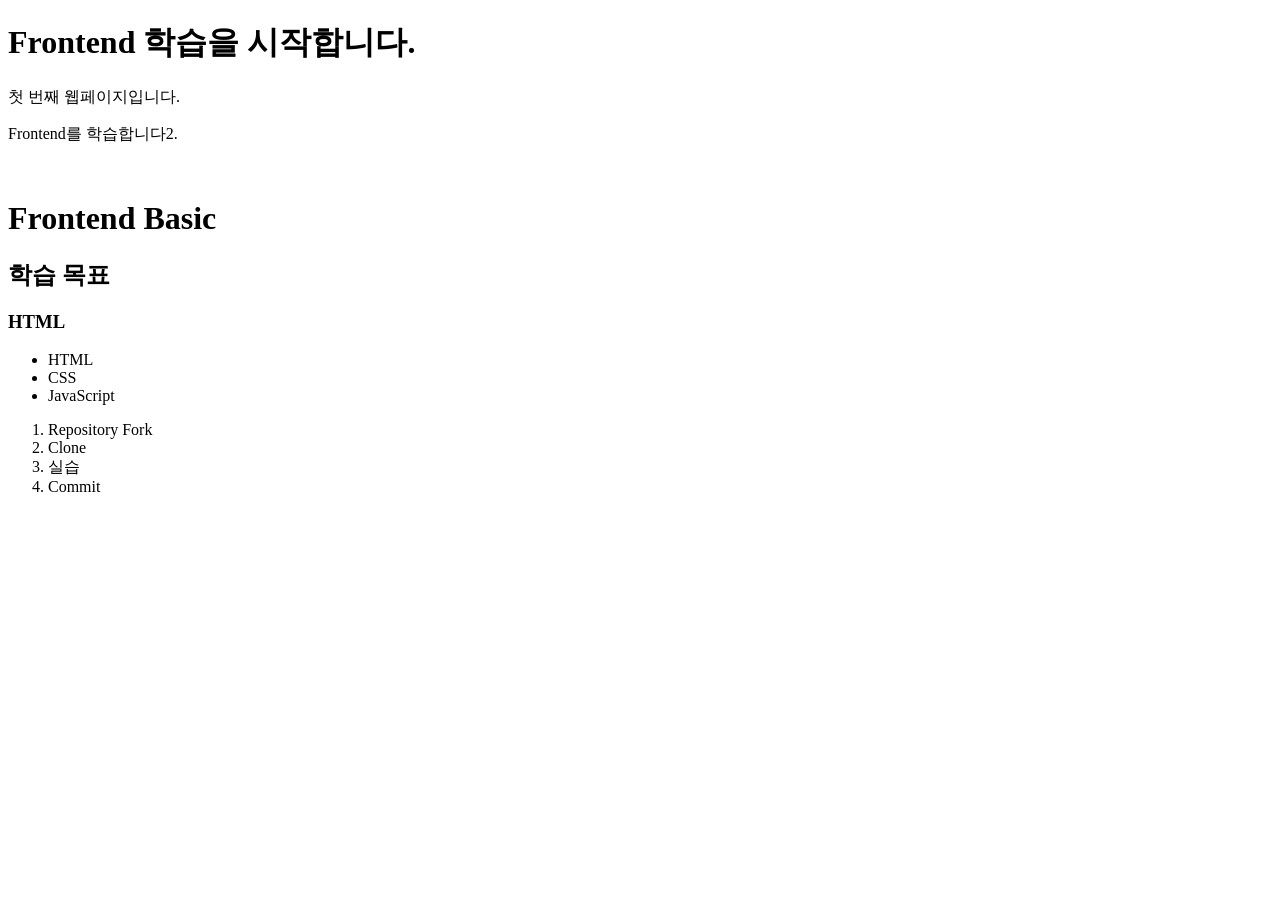
<file: practice/phase01/chapter01/index.html>
<!DOCTYPE html>

<html lang="ko">
<head>
    <meta charset="UTF-8">
    <meta name="viewport" content="width=device-width, initial-scale=1.0">
    <title>Frontend 첫 실습</title>
</head>

<body>
    <h1>Frontend 학습을 시작합니다.</h1>
    <p>첫 번째 웹페이지입니다.</p>
    <p class="description">Frontend를 학습합니다2.</p>
    <br>
    <h1>Frontend Basic</h1>
    <h2>학습 목표</h2>
    <h3>HTML</h3>

    <ul>
        <li>HTML</li>
        <li>CSS</li>
        <li>JavaScript</li>
    </ul>

    <ol>
        <li>Repository Fork</li>
        <li>Clone</li>
        <li>실습</li>
        <li>Commit</li>
    </ol>
</body>
</html>
</file>
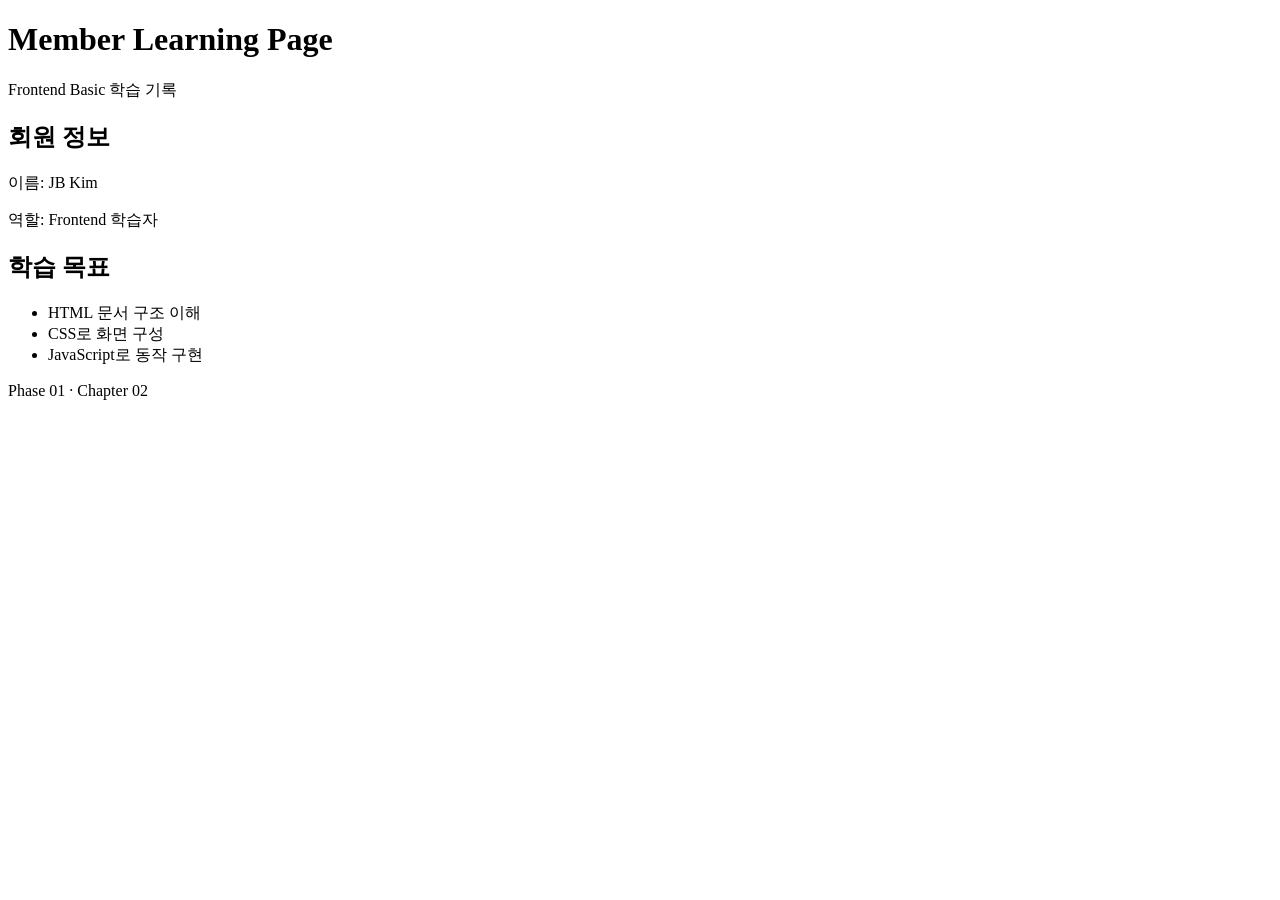
<file: practice/phase01/chapter02/index.html>
<!DOCTYPE html>
<html lang="ko">

<head>
    <meta charset="UTF-8">
    <title>Member Learning Page</title>
</head>

<body>
<header>
    <h1>Member Learning Page</h1>
    <p>Frontend Basic 학습 기록</p>
</header>
<main>
    <section>
        <h2>회원 정보</h2>
        <p>이름: JB Kim</p>
        <p>역할: Frontend 학습자</p>
    </section>
    <section>
        <h2>학습 목표</h2>
        <ul>
            <li>HTML 문서 구조 이해</li>
            <li>CSS로 화면 구성</li>
            <li>JavaScript로 동작 구현</li>
        </ul>
    </section>
</main>
<footer>
    <p>Phase 01 · Chapter 02</p>
</footer>
</body>
</html>
</file>
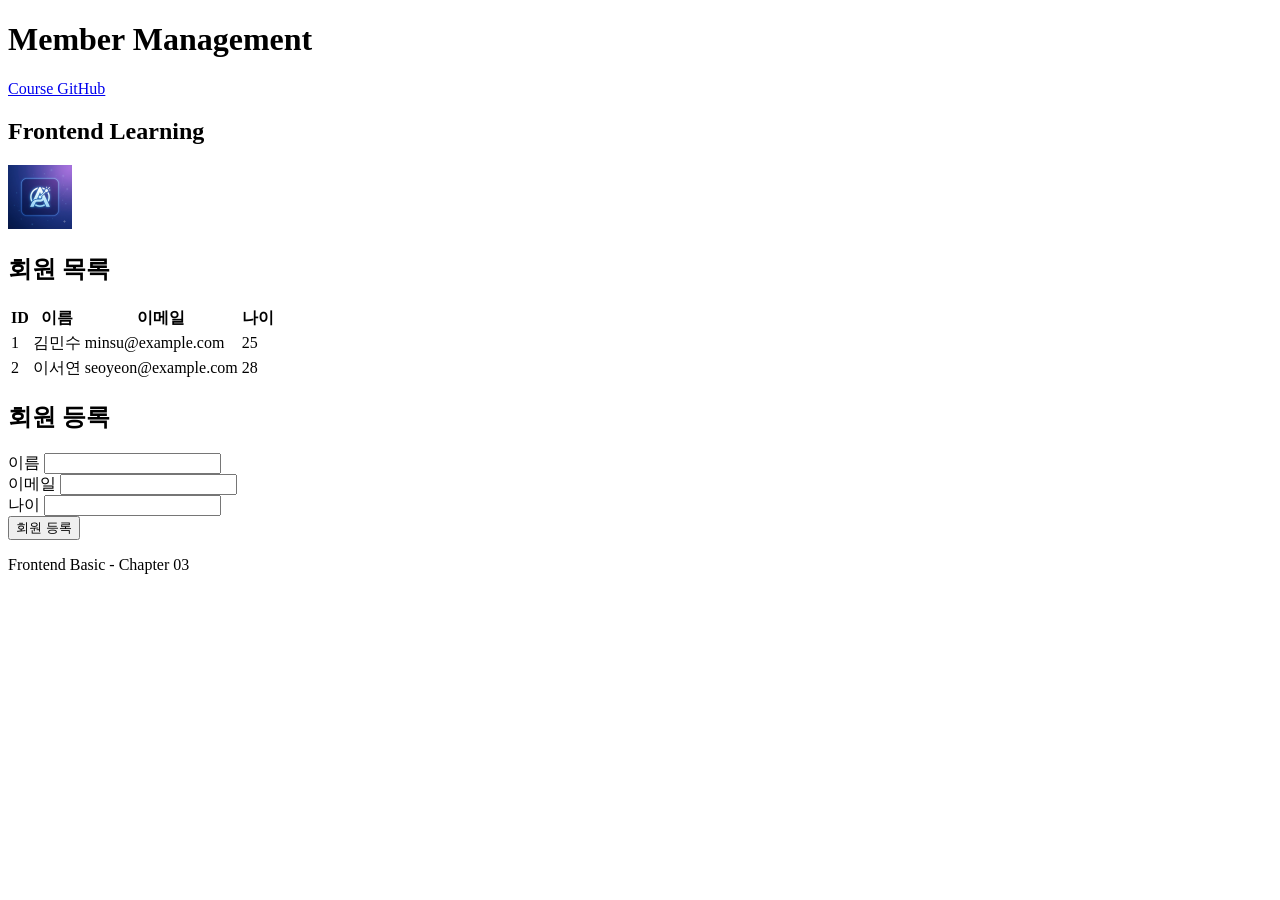
<file: practice/phase01/chapter03/index.html>
<!DOCTYPE html>
<html lang="ko">

<head>
    <meta charset="UTF-8">
    <meta name="viewport" content="width=device-width, initial-scale=1.0">
    <title>Member Management</title>
</head>

<body>
    <header>
        <h1>Member Management</h1>
        <nav>
            <a href="https://github.com/GilbertMoon/fullstack-web-course" target="_blank">
                Course GitHub
            </a>
        </nav>
    </header>

    <main>
        <section>
            <h2>Frontend Learning</h2>
            <img
                src="./images/profile.png"
                alt="Profile Image"
                width="64"
                height="64"
            >
        </section>
        <section>
            <h2>회원 목록</h2>
            <table>
                <thead>
                    <tr>
                        <th>ID</th>
                        <th>이름</th>
                        <th>이메일</th>
                        <th>나이</th>
                    </tr>
                </thead>

                <tbody>
                    <tr>
                        <td>1</td>
                        <td>김민수</td>
                        <td>minsu@example.com</td>
                        <td>25</td>
                    </tr>
                    <tr>
                        <td>2</td>
                        <td>이서연</td>
                        <td>seoyeon@example.com</td>
                        <td>28</td>
                    </tr>
                </tbody>
            </table>
        </section>

        <section>
            <h2>회원 등록</h2>
            <form>
                <div>
                    <label for="name">이름</label>
                    <input id="name" name="name" type="text" required>
                </div>
                <div>
                    <label for="email">이메일</label>
                    <input id="email" name="email" type="email" required>
                </div>
                <div>
                    <label for="age">나이</label>
                    <input id="age" name="age" type="number" min="1">
                </div>
                <button type="submit">회원 등록</button>
            </form>
        </section>
    </main>

    <footer>
        <p>Frontend Basic - Chapter 03</p>
    </footer>
</body>
</html>
</file>
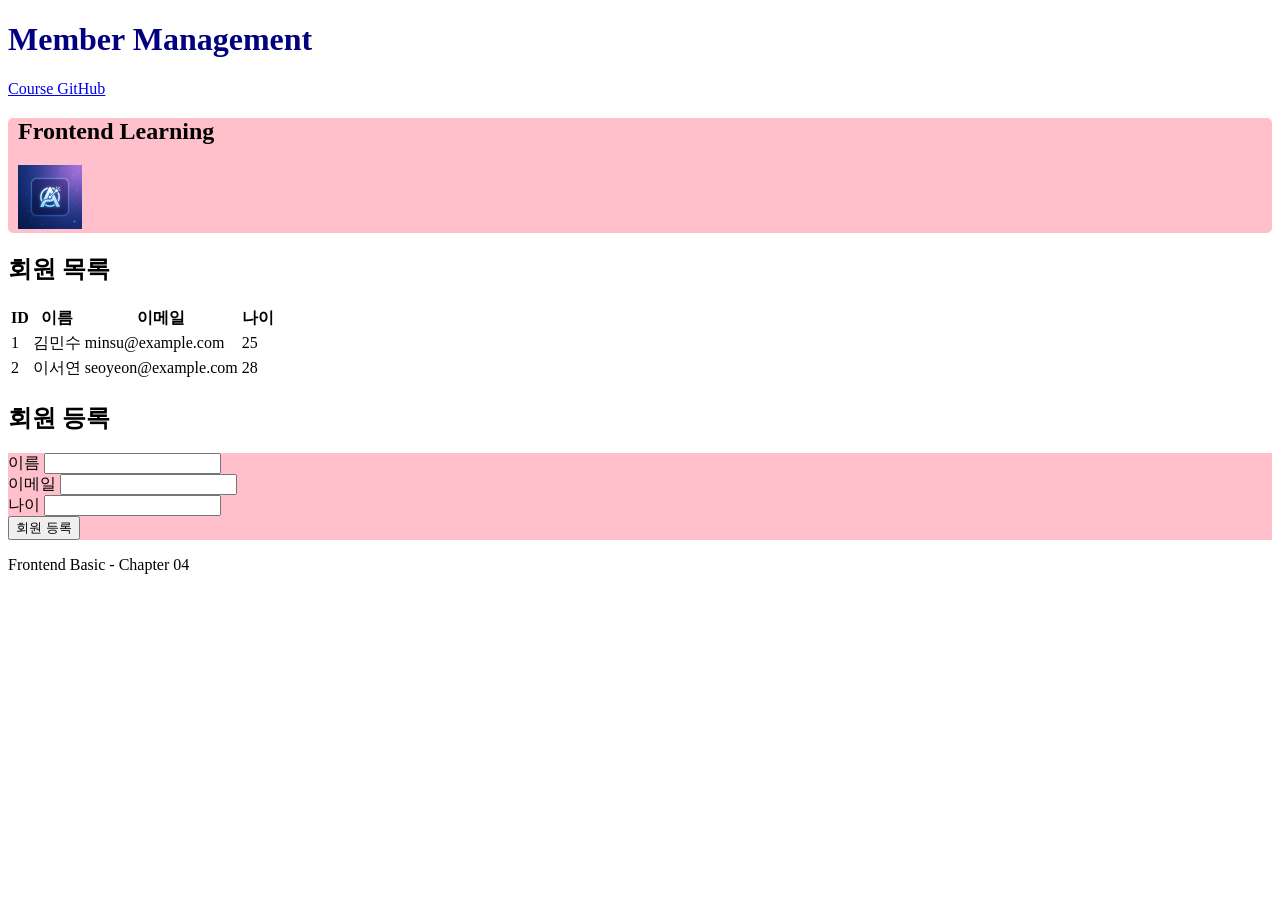
<file: practice/phase01/chapter04/index.html>
<!DOCTYPE html>
<html lang="ko">

<head>
    <meta charset="UTF-8">
    <meta name="viewport" content="width=device-width, initial-scale=1.0">
    <title>Member Management</title>
    <!-- style.css 연결 코드 -->
    <link rel="stylesheet" href="./style.css">
</head>

<body>
    <header>
        <h1>Member Management</h1>
        <nav>
            <a href="https://github.com/GilbertMoon/fullstack-web-course" target="_blank">
                Course GitHub
            </a>
        </nav>
    </header>

    <main>
        <section class="member-card">
            <h2>Frontend Learning</h2>
            <img
                src="./images/profile.png"
                alt="Profile Image"
                width="64"
                height="64"
            >
        </section>
        <section>
            <h2>회원 목록</h2>
            <table>
                <thead>
                    <tr>
                        <th>ID</th>
                        <th>이름</th>
                        <th>이메일</th>
                        <th>나이</th>
                    </tr>
                </thead>

                <tbody>
                    <tr>
                        <td>1</td>
                        <td>김민수</td>
                        <td>minsu@example.com</td>
                        <td>25</td>
                    </tr>
                    <tr>
                        <td>2</td>
                        <td>이서연</td>
                        <td>seoyeon@example.com</td>
                        <td>28</td>
                    </tr>
                </tbody>
            </table>
        </section>

        <section>
            <h2>회원 등록</h2>
            <form id="signup-form">
                <div>
                    <label for="name">이름</label>
                    <input id="name" name="name" type="text" required>
                </div>
                <div>
                    <label for="email">이메일</label>
                    <input id="email" name="email" type="email" required>
                </div>
                <div>
                    <label for="age">나이</label>
                    <input id="age" name="age" type="number" min="1">
                </div>
                <button type="submit">회원 등록</button>
            </form>
        </section>
    </main>

    <footer>
        <p>Frontend Basic - Chapter 04</p>
    </footer>
</body>
</html>
</file>
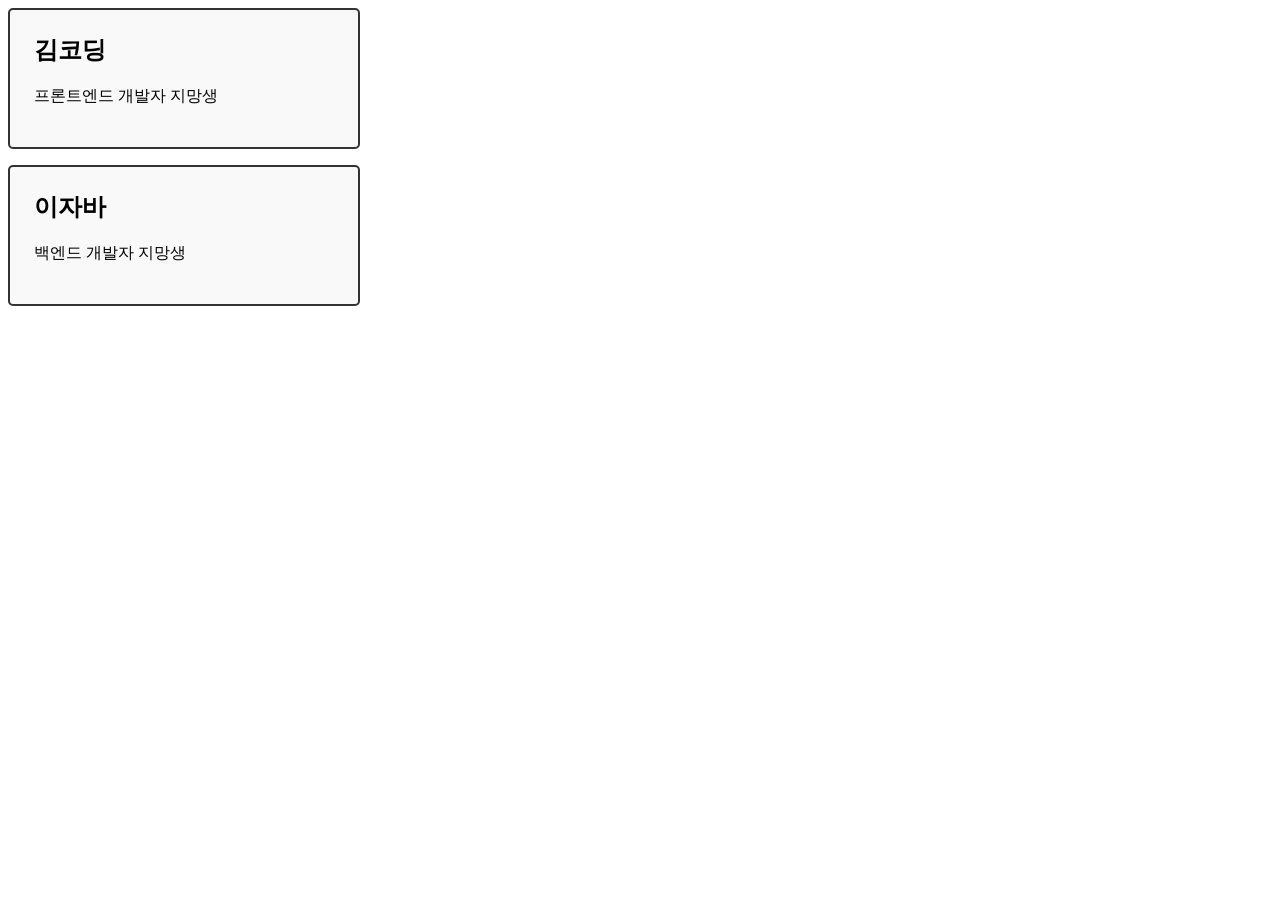
<file: practice/phase01/chapter05/index.html>
<!DOCTYPE html>
<html lang="ko">
<head>
    <meta charset="UTF-8">
    <meta name="viewport" content="width=device-width, initial-scale=1.0">
    <title>Box Model Practice</title>
    <!-- style.css 연결 -->
    <link rel="stylesheet" href="./style.css">
</head>
<body>
    <!-- 첫 번째 카드 -->
    <div class="member-card">
        <h2>김코딩</h2>
        <p>프론트엔드 개발자 지망생</p>
    </div>

    <!-- 두 번째 카드 -->
    <div class="member-card">
        <h2>이자바</h2>
        <p>백엔드 개발자 지망생</p>
    </div>
</body>
</html>
</file>
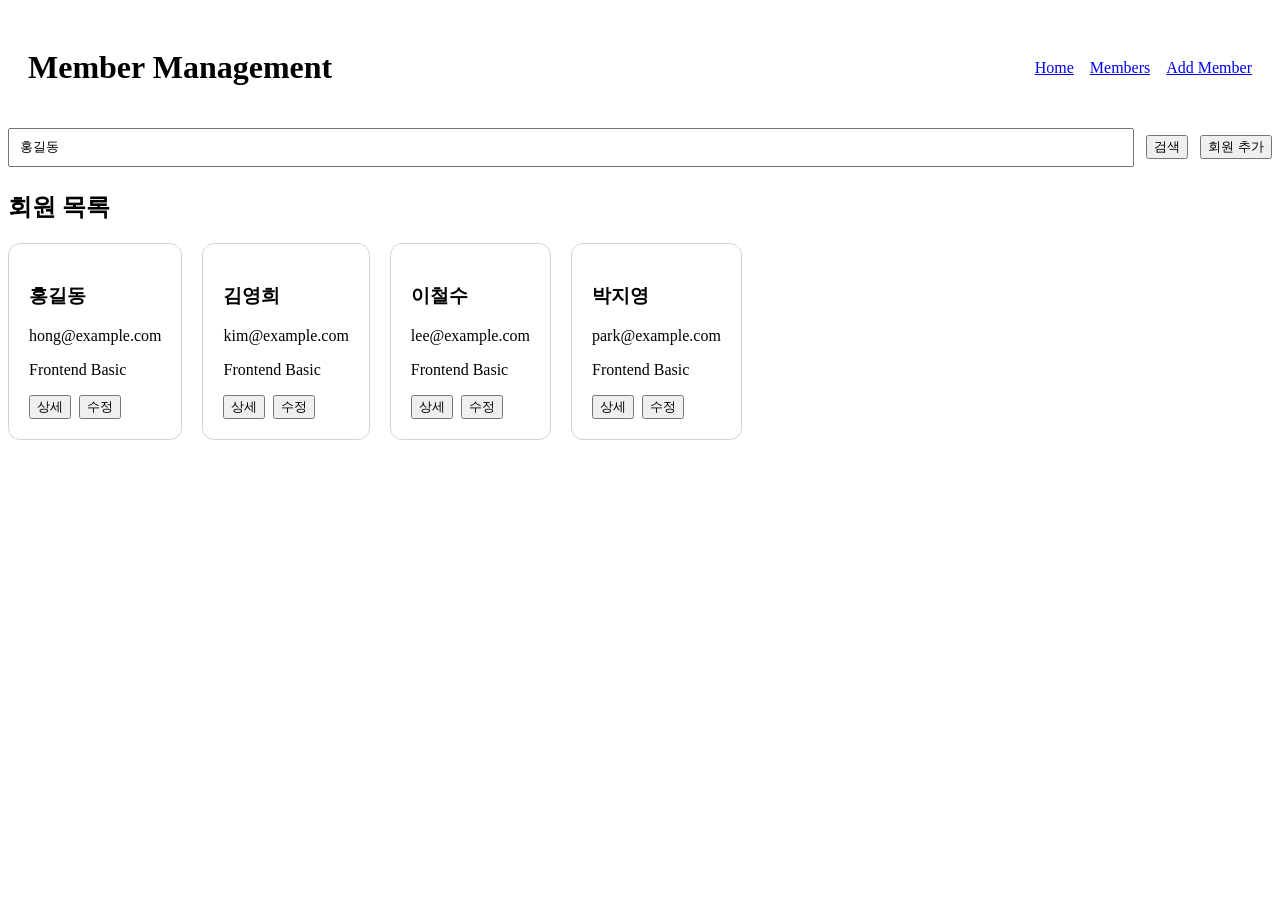
<file: practice/phase01/chapter06/index.html>
<!DOCTYPE html>
<html lang="ko">
<head>
    <meta charset="UTF-8">
    <meta name="viewport" content="width=device-width, initial-scale=1.0">
    <title>Box Model Practice</title>
    <!-- style.css 연결 -->
    <link rel="stylesheet" href="./style.css">
</head>
<body>
    <header class="site-header">
        <h1>Member Management</h1>
        <nav class="main-nav">
            <a href="#">Home</a>
            <a href="#members">Members</a>
            <a href="#register">Add Member</a>
        </nav>
    </header>

    <div class="toolbar">
        <input type="search" placeholder="회원 이름 검색" value="홍길동">
        <button type="button">검색</button>
        <button type="button">회원 추가</button>
    </div>

    <section id="members">
        <h2>회원 목록</h2>
        <div class="member-grid">
            <article class="member-card">
                <h3>홍길동</h3>
                <p>hong@example.com</p>
                <p>Frontend Basic</p>
                <div class="card-actions">
                    <button type="button">상세</button>
                    <button type="button">수정</button>
                </div>
            </article>
            <article class="member-card">
                <h3>김영희</h3>
                <p>kim@example.com</p>
                <p>Frontend Basic</p>
                <div class="card-actions">
                    <button type="button">상세</button>
                    <button type="button">수정</button>
                </div>
            </article>
            <article class="member-card">
                <h3>이철수</h3>
                <p>lee@example.com</p>
                <p>Frontend Basic</p>
                <div class="card-actions">
                    <button type="button">상세</button>
                    <button type="button">수정</button>
                </div>
            </article>
            <article class="member-card">
                <h3>박지영</h3>
                <p>park@example.com</p>
                <p>Frontend Basic</p>
                <div class="card-actions">
                    <button type="button">상세</button>
                    <button type="button">수정</button>
                </div>
            </article>
        </div>
    </section>
</body>
</html>
</file>
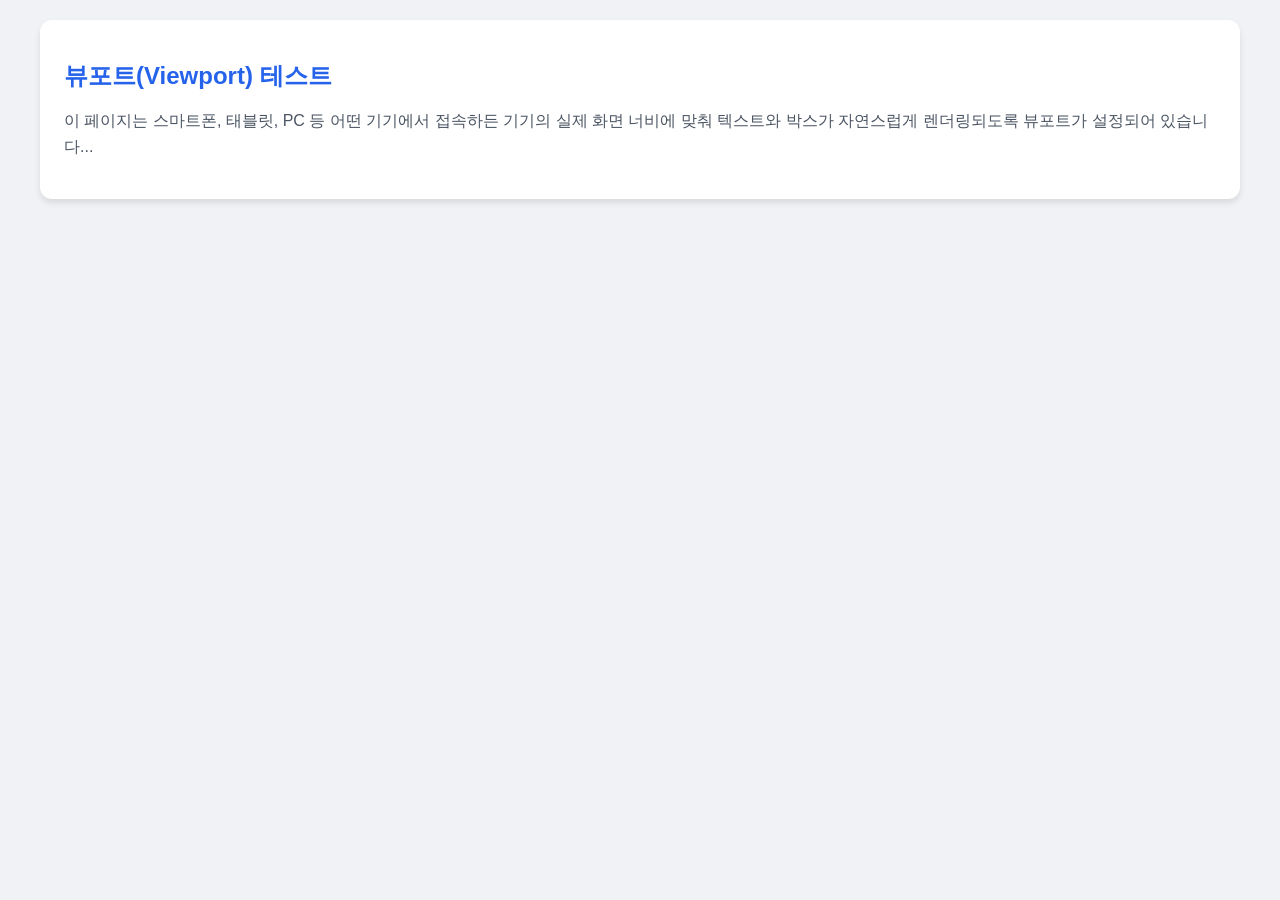
<file: practice/phase01/chapter07/index.html>
<!DOCTYPE html>
<html lang="ko">
<head>
    <meta charset="UTF-8">
    <meta name="viewport" content="width=device-width, initial-scale=1.0">
    <title>뷰포트 실습 페이지</title>
    <!-- 외부 CSS 파일 연결 -->
    <link rel="stylesheet" href="style.css">
</head>
<body>

    <div class="container">
        <h1>뷰포트(Viewport) 테스트</h1>
        <p>이 페이지는 스마트폰, 태블릿, PC 등 어떤 기기에서 접속하든 기기의 실제 화면 너비에 맞춰 텍스트와 박스가 자연스럽게 렌더링되도록 뷰포트가 설정되어 있습니다...</p>
    </div>

</body>
</html>
</file>
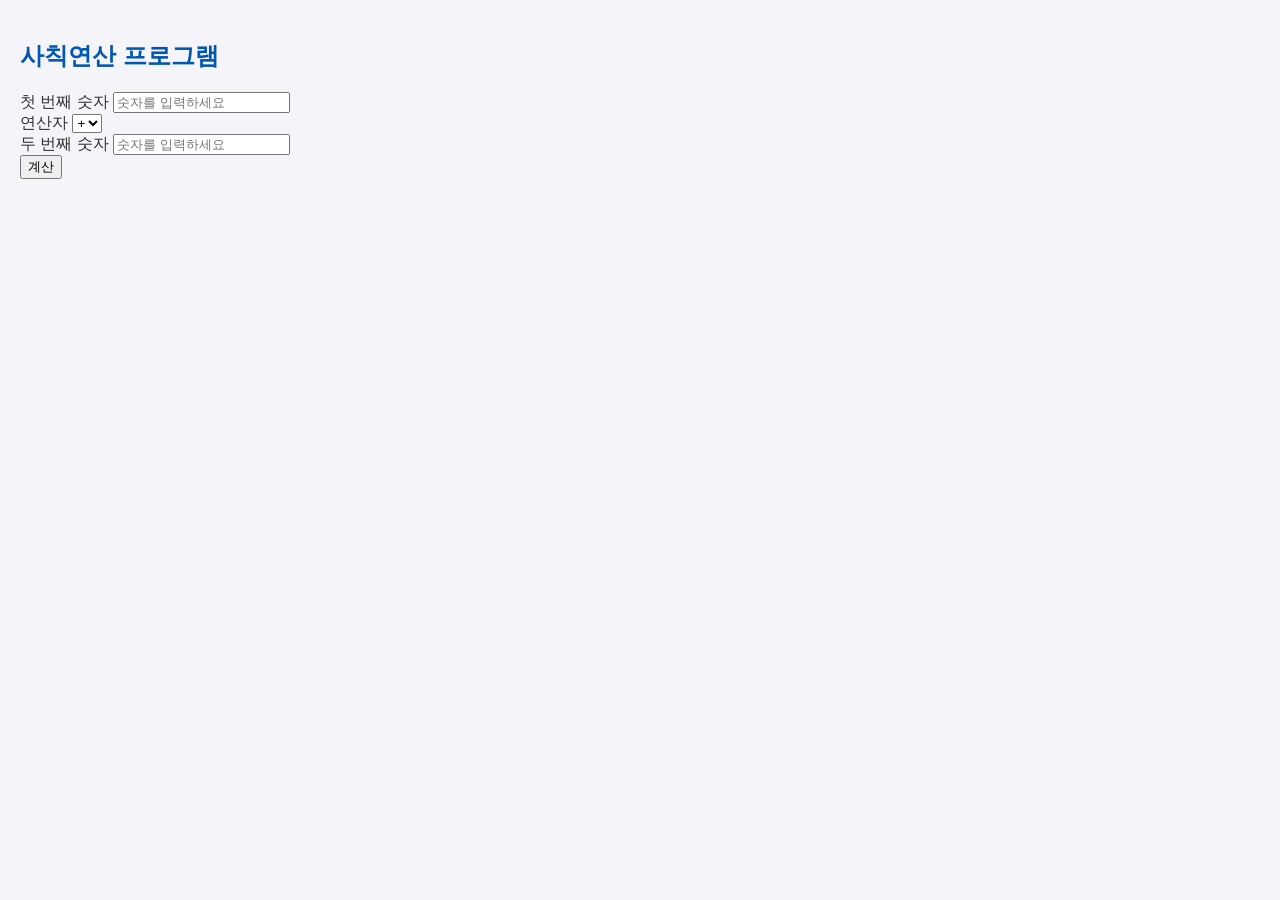
<file: practice/phase01/chapter08/index.html>
<!DOCTYPE html>
<html lang="ko">
<head>
    <meta charset="UTF-8">
    <meta name="viewport" content="width=device-width, initial-scale=1.0">
    <title>사칙연산 프로그램</title>

    <link rel="stylesheet" href="style.css">
</head>
<body>
    <main class="calculator">
        <h1>사칙연산 프로그램</h1>

        <div class="input-group">
            <label for="num1">첫 번째 숫자</label>
            <input type="text" id="num1" placeholder="숫자를 입력하세요">
        </div>

        <div class="input-group">
            <label for="operator">연산자</label>
            <select id="operator">
                <option value="+">+</option>
                <option value="-">-</option>
                <option value="*">*</option>
                <option value="/">/</option>
            </select>
        </div>

        <div class="input-group">
            <label for="num2">두 번째 숫자</label>
            <input type="text" id="num2" placeholder="숫자를 입력하세요">
        </div>

        <button id="calculate">계산</button>
    </main>

    <script src="app.js"></script>
</body>
</html>
</file>
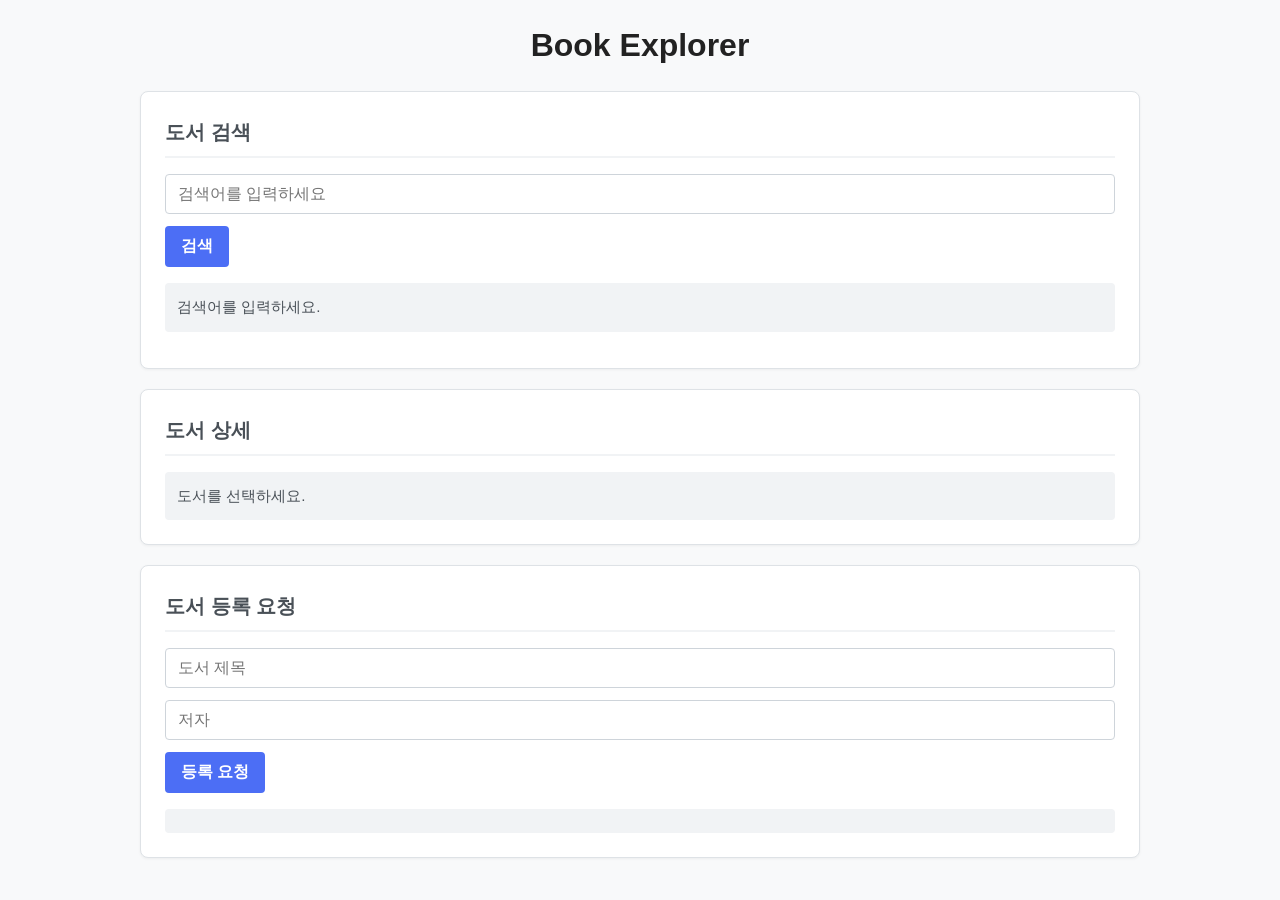
<file: practice/phase01/chapter15-prepractice/index.html>
<!DOCTYPE html>
<html lang="ko">
<head>
  <meta charset="UTF-8">
  <title>Book Explorer</title>
  <link rel="stylesheet" href="style.css">
</head>
<body>
  <header>
    <h1>Book Explorer</h1>
  </header>

  <main>
    <!-- 1. 도서 검색 섹션 -->
    <section>
      <h2>도서 검색</h2>
      <form id="search-form">
        <input type="text" id="search-input" name="keyword" placeholder="검색어를 입력하세요" required>
        <button type="submit">검색</button>
      </form>
      
      <!-- 3. 상태 메시지 -->
      <div id="status-message">검색어를 입력하세요.</div>

      <!-- 4. 검색 결과 목록 -->
      <ul id="book-list"></ul>
    </section>

    <!-- 5. 도서 상세 섹션 -->
    <section>
      <h2>도서 상세</h2>
      <div id="book-detail">도서를 선택하세요.</div>
    </section>

    <!-- 6. 도서 등록 요청 Form 섹션 -->
    <section>
      <h2>도서 등록 요청</h2>
      <form id="book-form">
        <input type="text" name="title" placeholder="도서 제목" required>
        <input type="text" name="author" placeholder="저자" required>
        <button type="submit">등록 요청</button>
      </form>
      
      <!-- 7. 등록 결과 메시지 -->
      <div id="form-message"></div>
    </section>
  </main>

  <script src="app.js"></script>
</body>
</html>
</file>
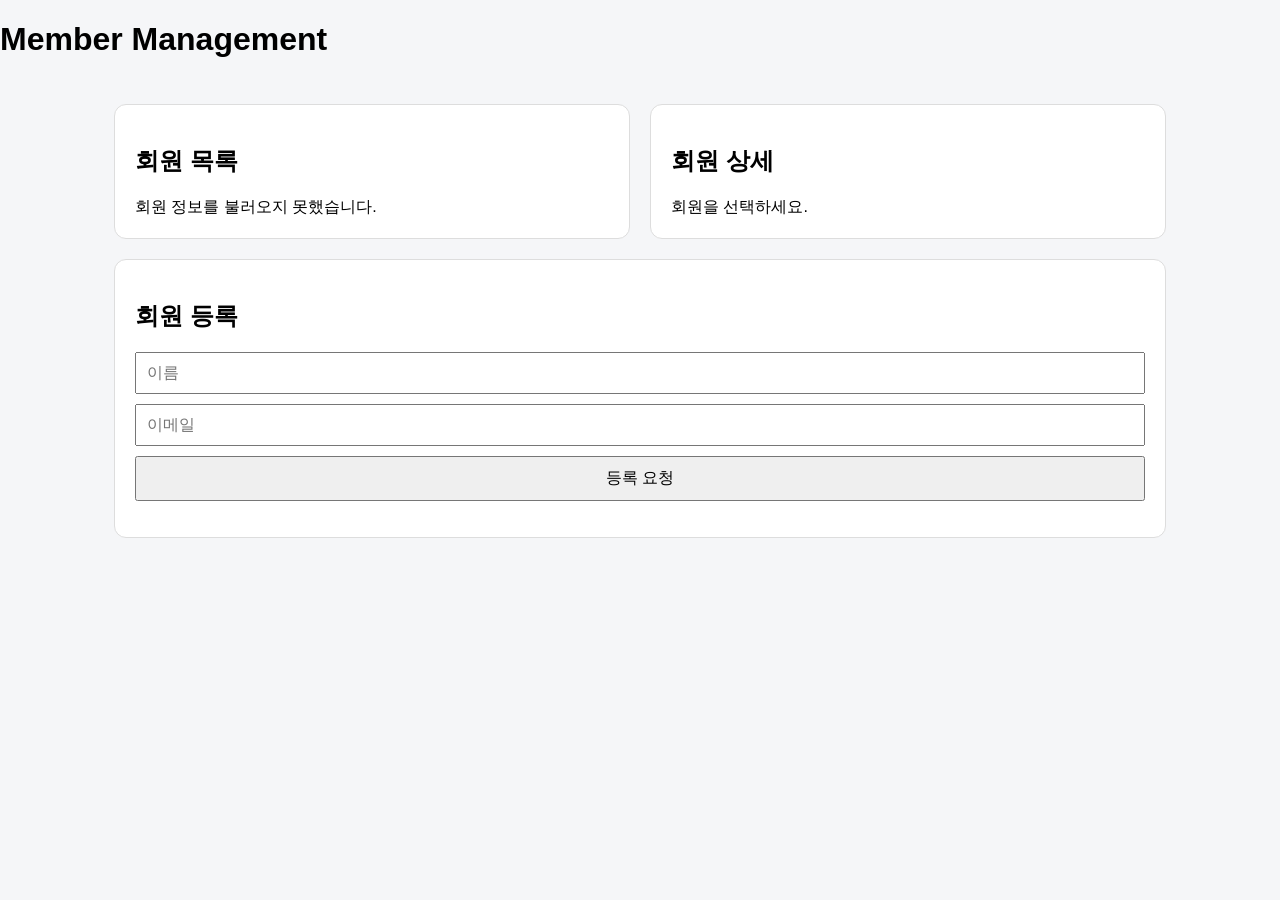
<file: practice/phase01/chapter15/index.html>
<!DOCTYPE html>
<html lang="ko">
<head>
    <meta charset="UTF-8">
    <meta name="viewport" content="width=device-width, initial-scale=1.0">
    <title>Member Management</title>
    <link rel="stylesheet" href="style.css">
</head>

<body>
    <header class="site-header">
        <h1>Member Management</h1>
    </header>

    <main class="container">
        <section class="member-section">
            <div class="panel">
                <h2>회원 목록</h2>
                <div id="status"></div>
                <div id="member-list"></div>
            </div>

            <div class="panel">
                <h2>회원 상세</h2>
                <div id="member-detail">회원을 선택하세요.</div>
            </div>
        </section>

        <section class="panel">
            <h2>회원 등록</h2>
            <form id="member-form">
                <input name="name" placeholder="이름" required>
                <input name="email" type="email" placeholder="이메일" required>
                <button type="submit">등록 요청</button>
            </form>
            <p id="form-message"></p>
        </section>
    </main>
    <script src="app.js"></script>
</body>
</html>
</file>
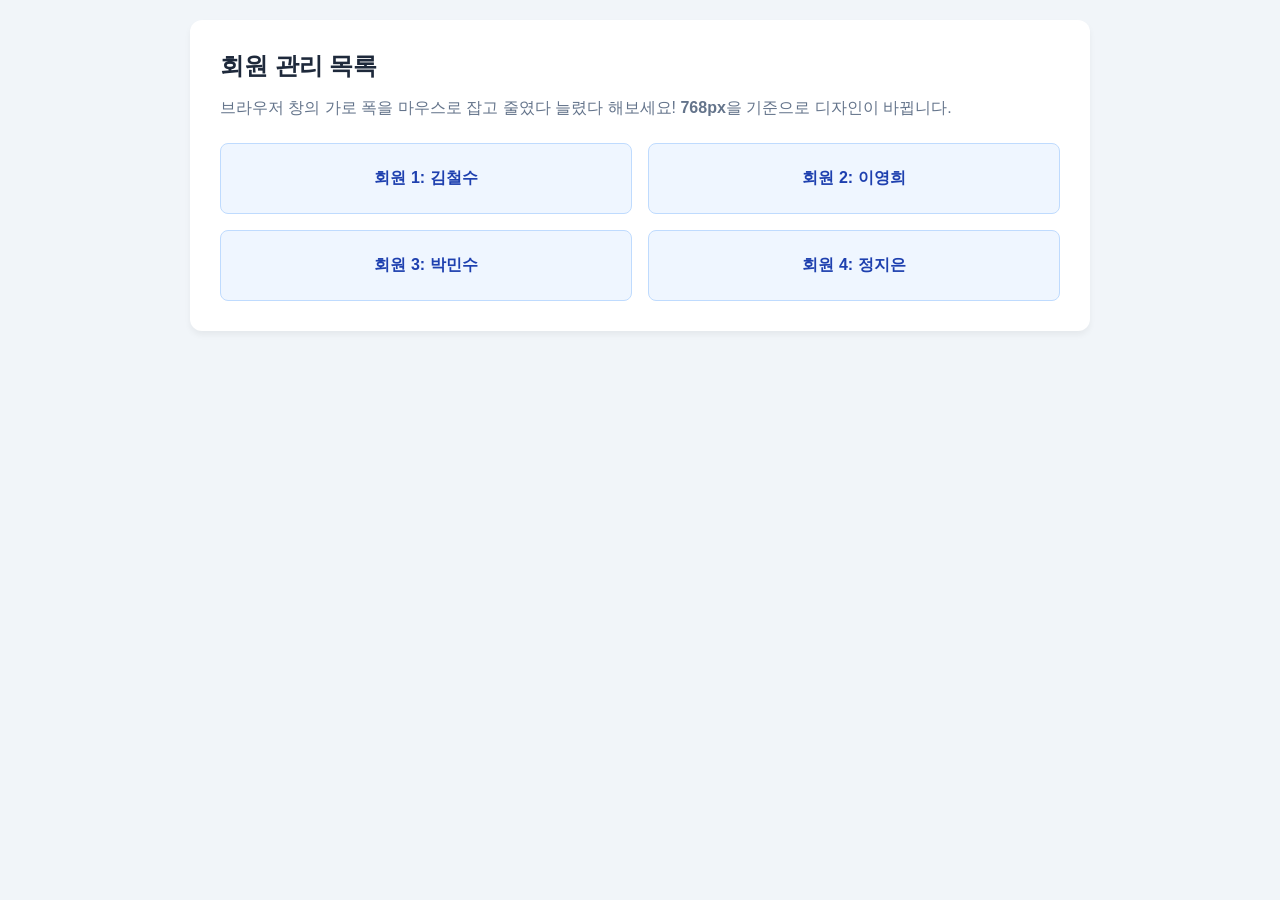
<file: practice/phase01/chapter07/media/index.html>
<!DOCTYPE html>
<html lang="ko">
<head>
    <meta charset="UTF-8">
    <meta name="viewport" content="width=device-width, initial-scale=1.0">
    <title>미디어 쿼리 실습 페이지</title>
    <link rel="stylesheet" href="style.css">
</head>
<body>

    <div class="container">
        <h1>회원 관리 목록</h1>
        <p>브라우저 창의 가로 폭을 마우스로 잡고 줄였다 늘렸다 해보세요! <strong>768px</strong>을 기준으로 디자인이 바뀝니다.</p>

        <!-- 회원 카드 목록 (Grid 활용) -->
        <div class="member-grid">
            <div class="card">회원 1: 김철수</div>
            <div class="card">회원 2: 이영희</div>
            <div class="card">회원 3: 박민수</div>
            <div class="card">회원 4: 정지은</div>
        </div>
    </div>

</body>
</html>
</file>
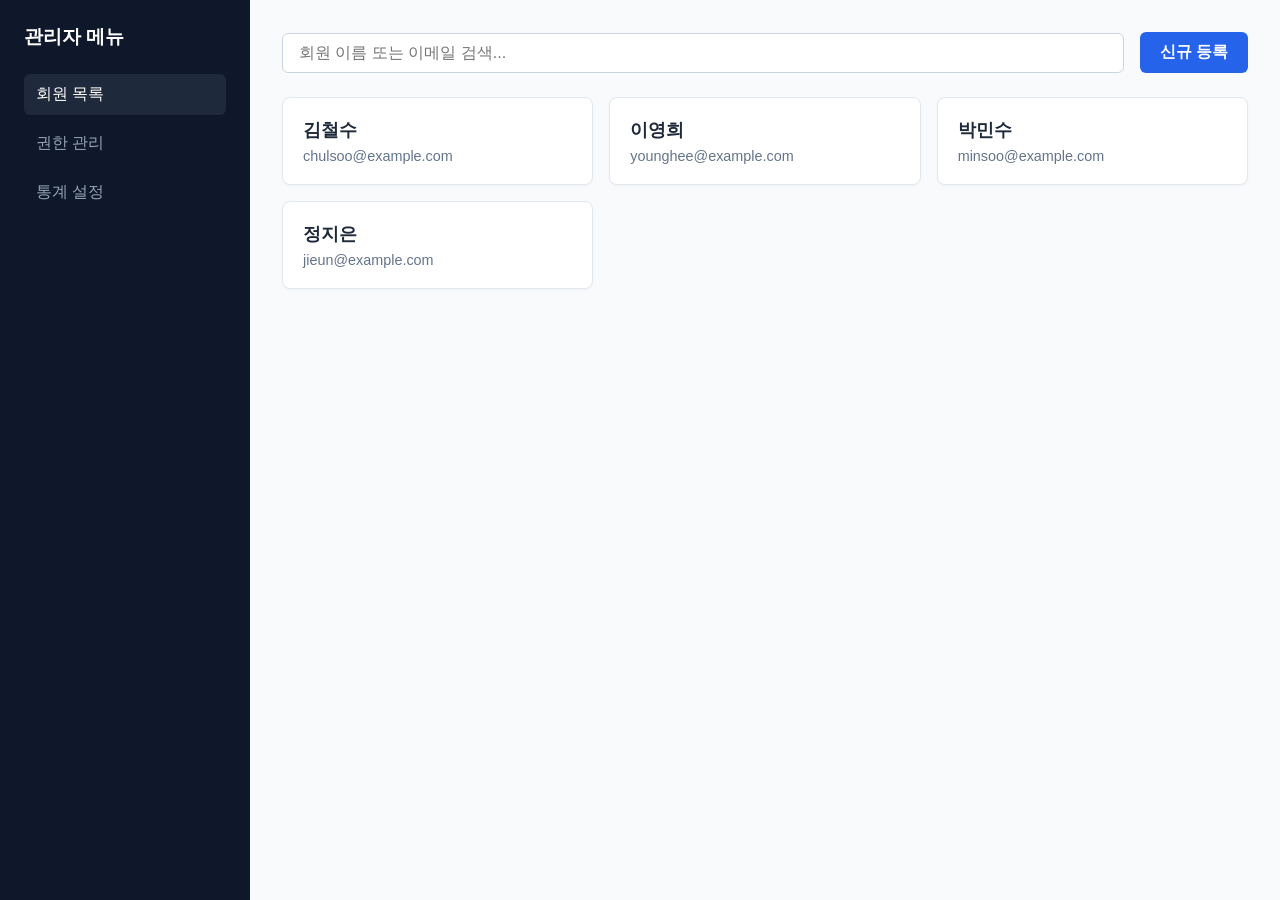
<file: practice/phase01/chapter07/member/index.html>
<!DOCTYPE html>
<html lang="ko">
<head>
    <meta charset="UTF-8">
    <!-- STEP 02: 모바일 브라우저가 장치 너비를 올바르게 인식하도록 하는 뷰포트 설정 -->
    <meta name="viewport" content="width=device-width, initial-scale=1.0">
    <title>회원관리 페이지 — Chapter 07</title>
    <link rel="stylesheet" href="style.css">
</head>
<body>

    <div class="admin-layout">
        <!-- 사이드바 -->
        <aside class="sidebar">
            <h2>관리자 메뉴</h2>
            <ul>
                <li><a href="#" class="active">회원 목록</a></li>
                <li><a href="#">권한 관리</a></li>
                <li><a href="#">통계 설정</a></li>
            </ul>
        </aside>

        <!-- 메인 콘텐츠 영역 -->
        <main class="main-content">
            <!-- 상단 검색 및 등록 툴바 (Flexbox 활용) -->
            <div class="toolbar">
                <input type="text" placeholder="회원 이름 또는 이메일 검색..." />
                <button class="btn-register">신규 등록</button>
            </div>

            <!-- 회원 카드 목록 (Grid 활용) -->
            <div class="member-grid">
                <div class="card">
                    <h3>김철수</h3>
                    <p>chulsoo@example.com</p>
                </div>
                <div class="card">
                    <h3>이영희</h3>
                    <p>younghee@example.com</p>
                </div>
                <div class="card">
                    <h3>박민수</h3>
                    <p>minsoo@example.com</p>
                </div>
                <div class="card">
                    <h3>정지은</h3>
                    <p>jieun@example.com</p>
                </div>
            </div>
        </main>
    </div>

</body>
</html>
</file>
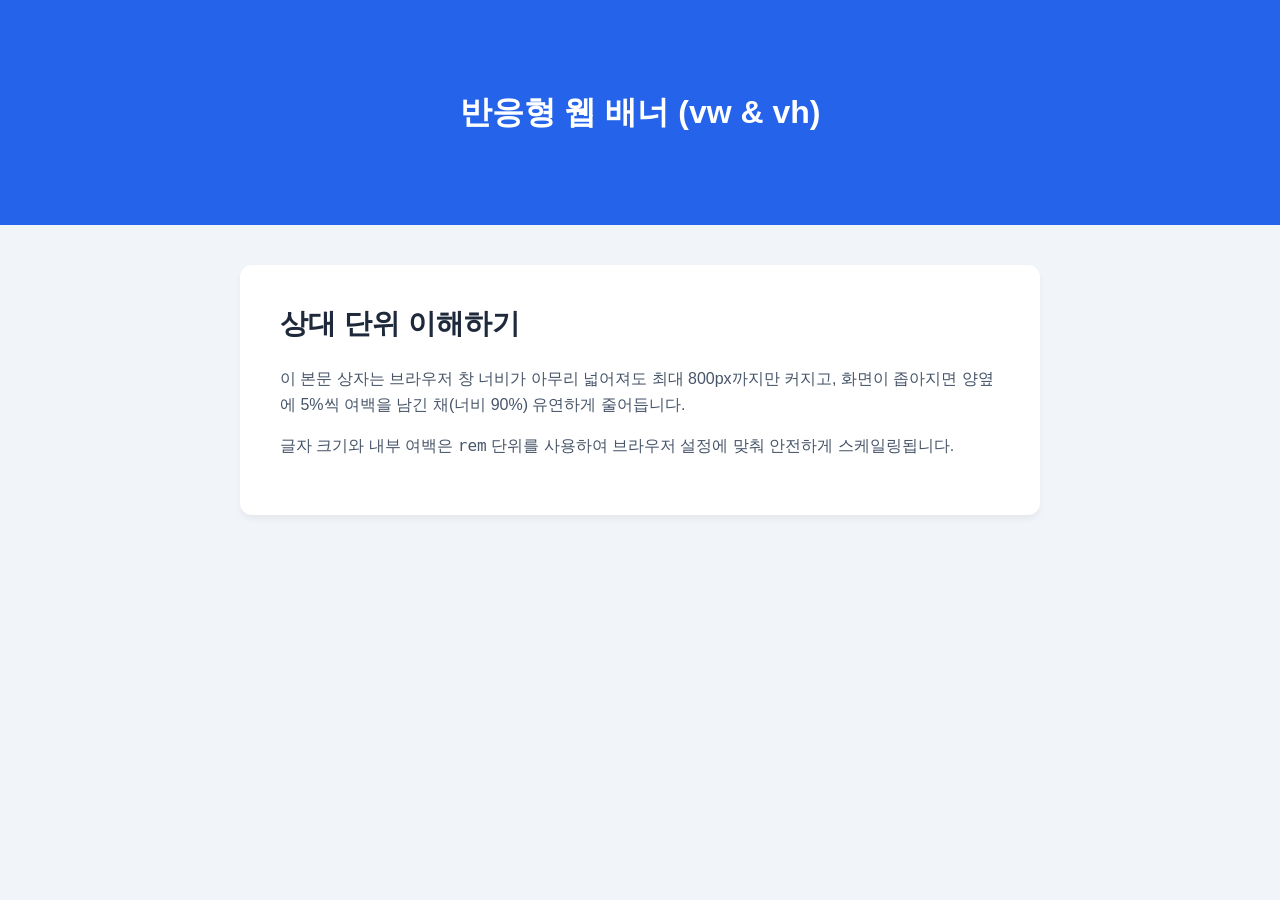
<file: practice/phase01/chapter07/scale/index.html>
<!DOCTYPE html>
<html lang="ko">
<head>
    <meta charset="UTF-8">
    <meta name="viewport" content="width=device-width, initial-scale=1.0">
    <title>상대 단위 실습 페이지</title>
    <link rel="stylesheet" href="style.css">
</head>
<body>

    <!-- 1. vw와 vh를 활용한 상단 배너 -->
    <header class="hero-banner">
        <h1>반응형 웹 배너 (vw & vh)</h1>
    </header>

    <!-- 2. %와 max-width, rem을 활용한 메인 콘텐츠 박스 -->
    <main class="container">
        <h2>상대 단위 이해하기</h2>
        <p>이 본문 상자는 브라우저 창 너비가 아무리 넓어져도 최대 800px까지만 커지고, 화면이 좁아지면 양옆에 5%씩 여백을 남긴 채(너비 90%) 유연하게 줄어듭니다.</p>
        <p>글자 크기와 내부 여백은 <code>rem</code> 단위를 사용하여 브라우저 설정에 맞춰 안전하게 스케일링됩니다.</p>
    </main>

</body>
</html>
</file>
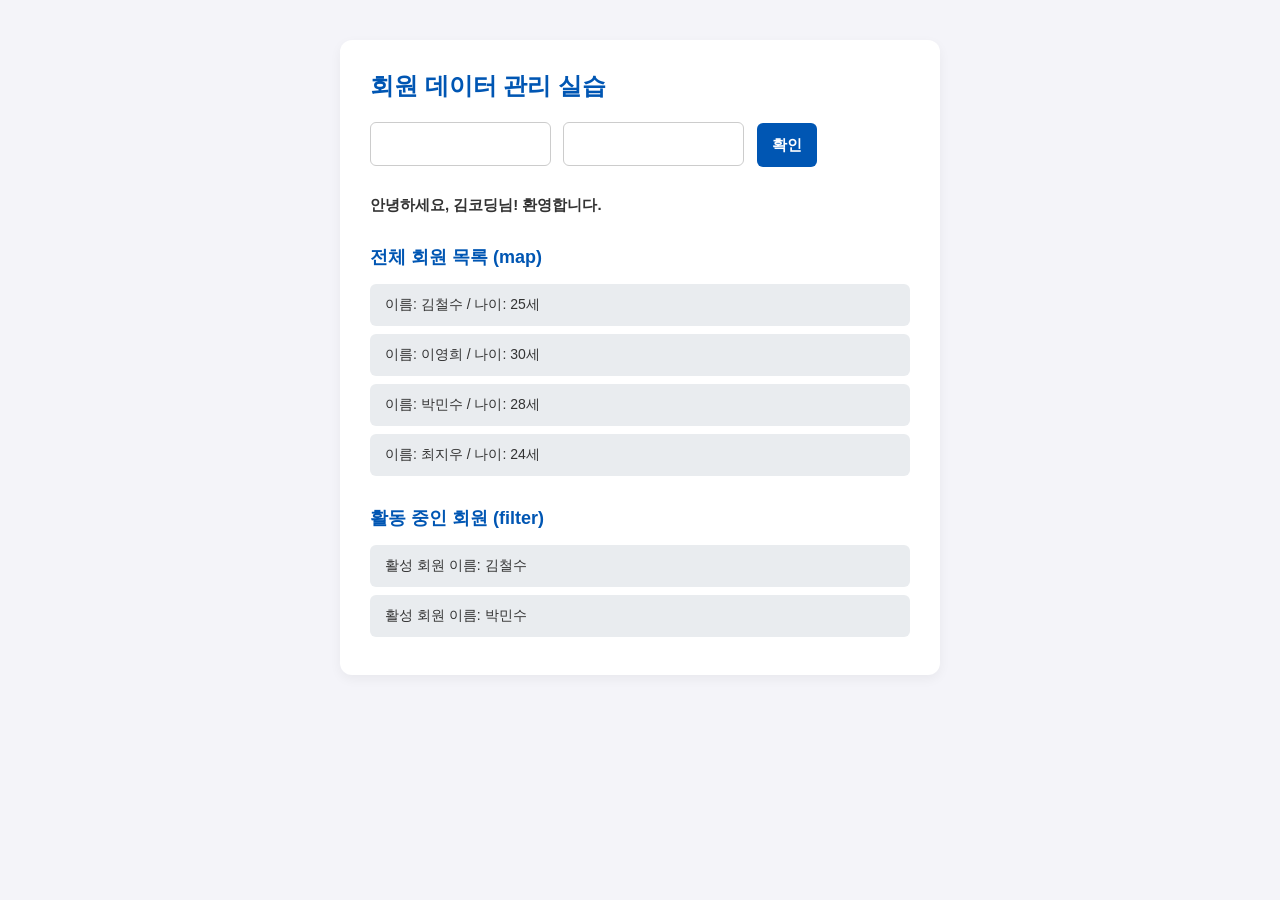
<file: practice/phase01/chapter09/greet/index.html>
<!DOCTYPE html>
<html lang="ko">
<head>
    <meta charset="UTF-8">
    <meta name="viewport" content="width=device-width, initial-scale=1.0">
    <title>Chapter 09 - 함수, 배열, 객체 실습</title>
    <link rel="stylesheet" href="style.css">
</head>
<body>
    <div class="container">
        <h1>회원 데이터 관리 실습</h1>
        <input id = "name" /> <input id = "age" /> <input type="button" id="btn" value="확인" />

        <!-- 함수 실습 영역 -->
        <div id="greeting-box"></div>
        
        <!-- map() 실습 영역 -->
        <h2>전체 회원 목록 (map)</h2>
        <ul id="user-list"></ul>

        <!-- filter() 실습 영역 -->
        <h2>활동 중인 회원 (filter)</h2>
        <ul id="active-user-list"></ul>
    </div>

    <!-- JavaScript 파일 연결 -->
    <script src="script.js"></script>
</body>
</html>
</file>
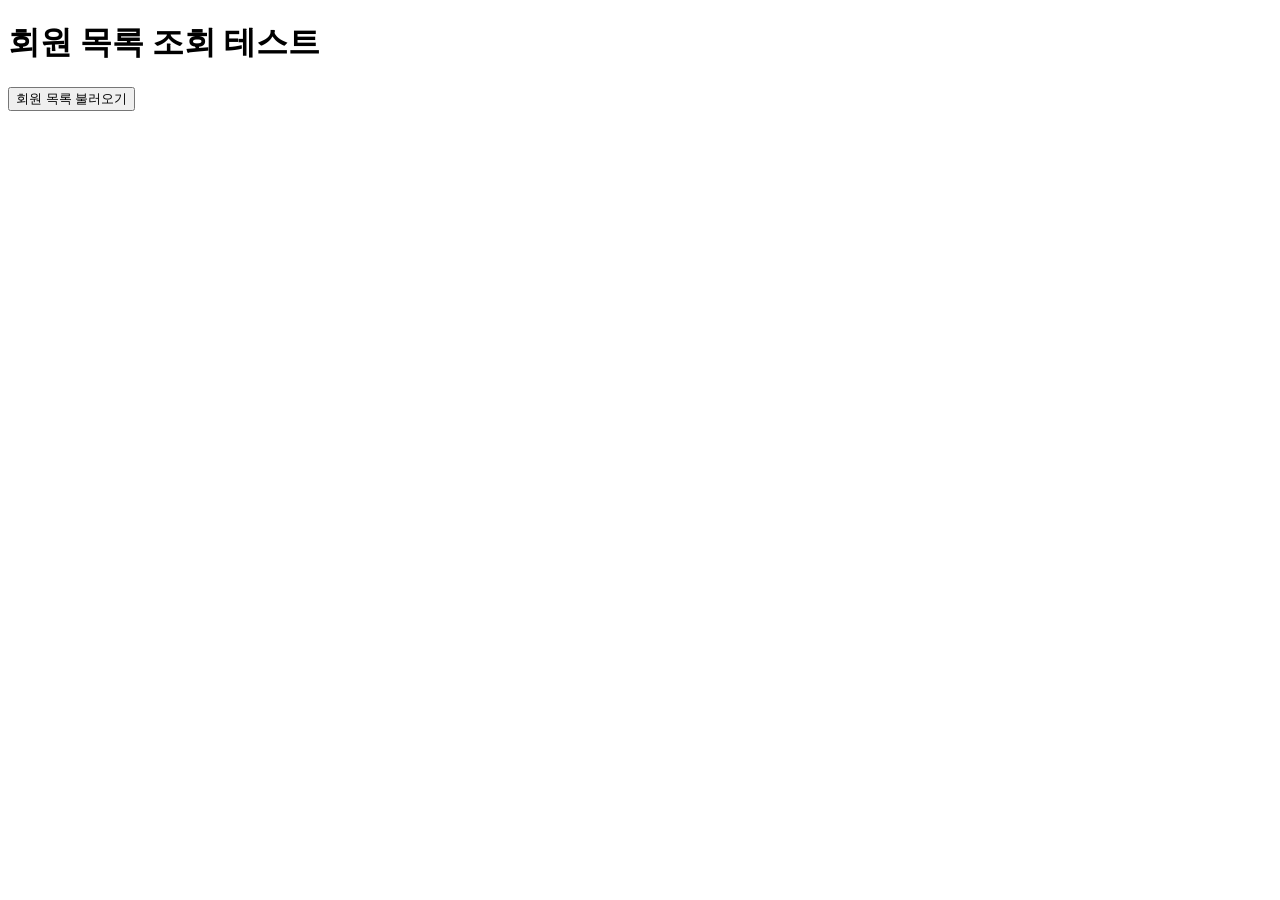
<file: practice/phase02/chapter13/frontend/index.html>
<!DOCTYPE html>
<html lang="ko">
<head>
    <meta charset="UTF-8">
    <title>Member API Test</title>
</head>
<body>
    <h1>회원 목록 조회 테스트</h1>
    <button onclick="loadMembers()">회원 목록 불러오기</button>
    <div id="result"></div>

    <script>
        const API_BASE_URL = 'http://localhost:8081';

        async function loadMembers() {
            try {
                const response = await fetch(`${API_BASE_URL}/members`);
                if (!response.ok) {
                    throw new Error(`HTTP 에러! 상태 코드: ${response.status}`);
                }
                const members = await response.json();
                console.log("받아온 회원 데이터:", members);
                
                // 화면에 간단히 출력
                document.getElementById('result').innerText = JSON.stringify(members, null, 2);
            } catch (error) {
                console.error("API 호출 실패:", error);
            }
        }
    </script>
</body>
</html>
</file>
<file: practice/phase01/chapter04/style.css>
h1 {
    color: navy;
}

.member-card {
    background-color: pink;
    border-radius: 5px;
    padding-left: 10px;
    margin-top: 20px;
}

#signup-form {
    background-color: pink;
}
</file>
<file: practice/phase01/chapter05/style.css>
h2 {
    display: block;
    font-size: 1.5em;
    margin-block-start: 0em;
    margin-block-end: 0.83em;
    margin-inline-start: 0px;
    margin-inline-end: 0px;
    font-weight: bold;
    unicode-bidi: isolate;
}
/* 공통 카드 스타일 */
.member-card {
    width: 300px;
    background-color: #f9f9f9;
    
    /* 1. 박스의 경계선 설정 */
    border: 2px solid #333;
    border-radius: 5px;
    
    /* 2. 패딩(안쪽 여백): 내용과 테두리 사이의 간격 */
    padding: 24px;
    
    /* 3. 마진(바깥쪽 여백): 카드와 다른 카드(박스) 사이의 간격 */
    margin-bottom: 16px;
}
</file>
<file: practice/phase01/chapter06/style.css>
.site-header {
    display: flex;
    justify-content: space-between;
    align-items: center;
    padding: 20px;
}

.main-nav {
    display: flex;
    gap: 16px;
}

.toolbar {
    display: flex;
    gap: 12px;
    align-items: center;
    margin-bottom: 24px;
}

.toolbar input {
    flex: 1;
    padding: 10px;
}

.member-grid {
    display: grid;
    grid-template-columns: repeat(7, 1fr);
    gap: 20px;
}

.member-card {
    padding: 20px;
    border: 1px solid #d1d5db;
    border-radius: 12px;
    background: white;
}

.card-actions {
    display: flex;
    gap: 8px;
    margin-top: 16px;
}
</file>
<file: practice/phase01/chapter07/style.css>
body {
    font-family: 'Segoe UI', Tahoma, Geneva, Verdana, sans-serif;
    margin: 0;
    padding: 20px;
    background-color: #f0f2f5;
}

.container {
    background-color: white;
    padding: 24px;
    border-radius: 12px;
    box-shadow: 0 4px 6px rgba(0, 0, 0, 0.1);
    
    /* 💡 반응형 유동 크기 핵심 패턴 */
    width: 100%;             /* 모바일 등 좁은 화면에서는 가득 채우기 */
    max-width: 1200px;        /* 데스크톱 등 넓은 화면에서는 최대 800px로 제한 */
    margin: 0 auto;          /* 넓은 화면에서 좌우 여백을 균등하게 주어 가운데 정렬 */
    box-sizing: border-box;  /* 패딩 때문에 박스가 커지는 현상 방지 */
}

h1 {
    color: #2563eb;
    font-size: 24px;
}

p {
    color: #4b5563;
    line-height: 1.6;
}
</file>
<file: practice/phase01/chapter08/style.css>
/* 1. 기본 설정 및 초기화 */
* {
    box-sizing: border-box;
}

body {
    margin: 0;
    padding: 40px 20px;
    font-family: 'Arial', sans-serif;
    background-color: #f4f4f9;
    color: #333;
}

/* 2. 전체를 감싸는 카드 형태의 컨테이너 */
.container {
    max-width: 600px;
    margin: 0 auto;
    background: #ffffff;
    padding: 30px;
    border-radius: 12px;
    box-shadow: 0 4px 12px rgba(0, 0, 0, 0.05);
}

/* 3. 제목 스타일 */
h1 {
    font-size: 24px;
    color: #0056b3;
    margin-top: 0;
    margin-bottom: 20px;
}

h2 {
    font-size: 18px;
    color: #0056b3;
    margin-top: 30px;
    margin-bottom: 15px;
}

/* 4. 입력창 및 버튼 영역 정렬 */
/* 입력창과 버튼을 나란히 배치하고 간격을 보기 좋게 조절합니다 */
input[id="name"],
input[id="age"] {
    width: calc(50% - 35px);
    height: 44px;
    padding: 0 12px;
    border: 1px solid #ccc;
    border-radius: 6px;
    font-size: 15px;
    outline: none;
    margin-right: 8px;
    margin-bottom: 15px;
    transition: border-color 0.2s;
}

input[id="name"]:focus,
input[id="age"]:focus {
    border-color: #0056b3;
}

/* 확인 버튼 스타일 (페이지 포인트 컬러인 파란색 계열 적용) */
input[type="button"]#btn {
    width: 60px;
    height: 44px;
    border: none;
    border-radius: 6px;
    background-color: #0056b3;
    color: white;
    font-size: 15px;
    font-weight: bold;
    cursor: pointer;
    transition: background-color 0.2s;
}

input[type="button"]#btn:hover {
    background-color: #004085;
}

/* 5. 인사말 박스 스타일 */
#greeting-box {
    margin-bottom: 25px;
    font-size: 15px;
    color: #333;
}

/* 6. 리스트(목록) 스타일 */
ul {
    list-style-type: none;
    padding: 0;
    margin: 0;
}

li {
    background: #e9ecef;
    margin-bottom: 8px;
    padding: 12px 15px;
    border-radius: 6px;
    font-size: 14px;
}
</file>
<file: practice/phase01/chapter15-prepractice/style.css>
/* 기본 초기화 및 레이아웃 설정 */
* {
  box-sizing: border-box;
  margin: 0;
  padding: 0;
}

body {
  font-family: -apple-system, BlinkMacSystemFont, "Segoe UI", Roboto, "Helvetica Neue", Arial, sans-serif;
  background-color: #f8f9fa;
  color: #333;
  line-height: 1.6;
  padding: 20px;
}

/* 최대 폭 1000px 및 가운데 정렬 */
main {
  max-width: 1000px;
  margin: 0 auto;
}

header {
  max-width: 1000px;
  margin: 0 auto 20px auto;
  text-align: center;
}

header h1 {
  font-size: 2rem;
  color: #222;
}

/* Panel 형태의 영역 구분 */
section {
  background: #ffffff;
  border: 1px solid #dee2e6;
  border-radius: 8px;
  padding: 24px;
  margin-bottom: 20px;
  box-shadow: 0 1px 3px rgba(0, 0, 0, 0.05);
}

section h2 {
  font-size: 1.25rem;
  margin-bottom: 16px;
  color: #495057;
  border-bottom: 2px solid #f1f3f5;
  padding-bottom: 8px;
}

/* 입력 Form 세로 배치 */
form {
  display: flex;
  flex-direction: column;
  gap: 12px;
  margin-bottom: 16px;
}

input[type="text"] {
  width: 100%;
  padding: 10px 12px;
  font-size: 1rem;
  border: 1px solid #ced4da;
  border-radius: 4px;
  outline: none;
}

input[type="text"]:focus {
  border-color: #4c6ef5;
}

button[type="submit"] {
  padding: 10px 16px;
  font-size: 1rem;
  font-weight: 600;
  color: #ffffff;
  background-color: #4c6ef5;
  border: none;
  border-radius: 4px;
  cursor: pointer;
  align-self: flex-start;
}

button[type="submit"]:hover {
  background-color: #3b5bdb;
}

/* 상태 메시지 및 상세 영역 스타일 */
#status-message,
#book-detail,
#form-message {
  padding: 12px;
  background-color: #f1f3f5;
  border-radius: 4px;
  font-size: 0.95rem;
  color: #495057;
  margin-top: 12px;
}

/* 검색 결과 목록 (한 줄 카드 형태) */
#book-list {
  list-style: none;
  display: flex;
  flex-direction: column;
  gap: 8px;
  margin-top: 12px;
}

#book-list li {
  padding: 12px 16px;
  background-color: #ffffff;
  border: 1px solid #dee2e6;
  border-radius: 4px;
  cursor: pointer;
  transition: background-color 0.15s ease;
}

#book-list li:hover {
  background-color: #f1f3f5;
  border-color: #adb5bd;
}

/* 모바일 700px 이하 대응 (한 열 구조 유지 및 여백 조정) */
@media (max-width: 700px) {
  body {
    padding: 10px;
  }
  
  section {
    padding: 16px;
  }
  
  button[type="submit"] {
    width: 100%;
    align-self: stretch;
  }
}
</file>
<file: practice/phase01/chapter15/style.css>
* {
    box-sizing: border-box;
}

body {
    margin: 0;
    font-family: Arial, sans-serif;
    background: #f5f6f8;
}

.container {
    max-width: 1100px;
    margin: 0 auto;
    padding: 24px;
}

.member-section {
    display: grid;
    grid-template-columns: 1fr 1fr;
    gap: 20px;
}

.panel {
    padding: 20px;
    background: white;
    border: 1px solid #ddd;
    border-radius: 12px;
    margin-bottom: 20px;
}

.member-card {
    display: block;
    width: 100%;
    padding: 12px;
    margin-bottom: 8px;
    text-align: left;
}

form {
    display: grid;
    gap: 10px;
}

input,
button {
    padding: 10px;
    font-size: 16px;
}

@media (max-width: 700px) {
    .member-section {
        grid-template-columns: 1fr;
    }
}
</file>
<file: practice/phase01/chapter07/media/style.css>
body {
    font-family: 'Segoe UI', Tahoma, Geneva, Verdana, sans-serif;
    background-color: #f1f5f9;
    margin: 0;
    padding: 20px;
}

.container {
    width: 90%;
    max-width: 900px;
    margin: 0 auto;
    background-color: white;
    padding: 30px;
    border-radius: 12px;
    box-shadow: 0 4px 6px rgba(0, 0, 0, 0.05);
    box-sizing: border-box;
}

h1 {
    color: #1e293b;
    font-size: 1.5rem;
    margin-top: 0;
}

p {
    color: #64748b;
    margin-bottom: 24px;
}

/* ==========================================
   1. 기본 (데스크톱 및 넓은 화면) 스타일
   ========================================== */
.member-grid {
    display: grid;
    grid-template-columns: repeat(2, 1fr); /* 2개의 열로 동일하게 배치 */
    gap: 16px;
}

.card {
    background-color: #eff6ff;
    border: 1px solid #bfdbfe;
    padding: 24px;
    border-radius: 8px;
    color: #1e40af;
    font-weight: 600;
    text-align: center;
    transition: background-color 0.3s; /* 부드러운 전환 효과 */
}


/* ==========================================
   2. 미디어 쿼리 (화면 폭 768px 이하일 때 작동)
   ========================================== */
@media (max-width: 768px) {
    .member-grid {
        grid-template-columns: 1fr; /* 스마트폰 등 좁은 화면에서는 1열(세로)로 변경 */
    }

    .card {
        background-color: #f0fdf4;    /* 모바일 환경임을 눈으로 쉽게 확인하기 위해 초록빛 계열로 변경 */
        border-color: #bbf7d0;
        color: #166534;
    }
}
</file>
<file: practice/phase01/chapter07/member/style.css>
body {
    font-family: 'Segoe UI', Tahoma, Geneva, Verdana, sans-serif;
    margin: 0;
    background-color: #f8fafc;
}

/* 1. 기본 (모바일 화면): 사이드바를 유연하게 혹은 전체 폭으로 처리 */
.admin-layout {
    display: grid;
    grid-template-columns: 1fr; /* 모바일에서는 세로로 쌓이도록 설정할 수도 있습니다 */
    min-height: 100vh;
}

/* 사이드바 디자인 */
.sidebar {
    background-color: #0f172a;
    color: white;
    padding: 24px;
}

.sidebar h2 {
    font-size: 1.2rem;
    margin-top: 0;
    margin-bottom: 24px;
}

.sidebar ul {
    list-style: none;
    padding: 0;
    margin: 0;
}

.sidebar li {
    margin-bottom: 8px;
}

.sidebar a {
    color: #94a3b8;
    text-decoration: none;
    display: block;
    padding: 10px 12px;
    border-radius: 6px;
    transition: background 0.2s, color 0.2s;
}

.sidebar a:hover, .sidebar a.active {
    background-color: #1e293b;
    color: white;
}

/* 메인 콘텐츠 영역 */
.main-content {
    padding: 32px;
    box-sizing: border-box;
}

/* 2. 상단 툴바 (Flexbox 활용) */
.toolbar {
    display: flex;
    justify-content: space-between;
    align-items: center;
    margin-bottom: 24px;
    gap: 16px;
}

.toolbar input {
    flex: 1;
    padding: 10px 16px;
    border: 1px solid #cbd5e1;
    border-radius: 6px;
    font-size: 1rem;
    outline: none;
}

.toolbar input:focus {
    border-color: #2563eb;
}

.btn-register {
    background-color: #2563eb;
    color: white;
    border: none;
    padding: 10px 20px;
    border-radius: 6px;
    font-size: 1rem;
    font-weight: 600;
    cursor: pointer;
    white-space: nowrap;
}

.btn-register:hover {
    background-color: #1d4ed8;
}

/* 3. 회원 카드 목록 (Grid 활용) */
.member-grid {
    display: grid;
    grid-template-columns: 1fr; /* 작은 화면에서는 한 줄에 1개의 열만 배치 */
    gap: 16px;                  /* 카드 사이의 간격 */
}

.card {
    background-color: white;
    border: 1px solid #e2e8f0;
    padding: 20px;
    border-radius: 8px;
    box-shadow: 0 1px 3px rgba(0, 0, 0, 0.04);
}

.card h3 {
    margin: 0 0 6px 0;
    font-size: 1.1rem;
    color: #1e293b;
}

.card p {
    margin: 0;
    color: #64748b;
    font-size: 0.9rem;
}

.container {
    width: 90%;             /* 화면이 좁아지면 컨테이너도 같이 줄어듭니다 */
    max-width: 1200px;      /* 화면이 아주 넓어져도 콘텐츠 폭이 1200px을 넘지 않습니다 */
    margin: 0 auto;         /* 넓은 화면에서 양옆 여백을 균등하게 주어 가운데 정렬합니다 */
    box-sizing: border-box;
}

@media (min-width: 768px) {
    .member-grid {
        grid-template-columns: repeat(2, 1fr); /* 768px 이상일 때 2열로 변경 */
    }

    .admin-layout {
        grid-template-columns: 180px 1fr;
    }
}

@media (min-width: 1024px) {
    .member-grid {
        grid-template-columns: repeat(3, 1fr); /* 1024px 이상일 때 3열로 변경 */
    }

    .admin-layout {
        grid-template-columns: 250px 1fr;
    }
}
</file>
<file: practice/phase01/chapter07/scale/style.css>
/* 루트(html) 글자 크기 기준 설정 (기본값은 보통 16px) */
html {
    font-size: 16px;
}

body {
    margin: 0;
    background-color: #f1f5f9;
    font-family: 'Segoe UI', Tahoma, Geneva, Verdana, sans-serif;
}

/* 💡 vw (Viewport Width)와 vh (Viewport Height) 활용 예시 */
.hero-banner {
    width: 100vw;            /* 뷰포트 너비의 100% 가득 채우기 */
    height: 25vh;            /* 뷰포트 높이의 25%만 차지하기 */
    background-color: #2563eb;
    color: white;
    display: flex;
    justify-content: center;
    align-items: center;
}

.hero-banner h1 {
    font-size: 2rem;         /* 루트 크기(16px)의 2배 = 32px */
    margin: 0;
}

/* 💡 %와 max-width 패턴 + rem 단위 활용 예시 */
.container {
    width: 90%;              /* 모바일 등 좁은 화면에서는 좌우 여백을 빼고 90% 공간 차지 */
    max-width: 800px;        /* 데스크톱 등 넓은 화면에서는 최대 800px까지만 늘어남 */
    margin: 40px auto;       /* 위아래 40px 여백, 좌우 auto로 화면 중앙 정렬 */
    
    background-color: white;
    padding: 2.5rem;         /* rem 단위를 사용해 일정한 내부 여백 설정 (16px * 2.5 = 40px) */
    border-radius: 12px;
    box-shadow: 0 4px 6px rgba(0, 0, 0, 0.05);
    box-sizing: border-box;  /* 패딩 때문에 박스가 삐져나가는 현상 방지 */
}

.container h2 {
    font-size: 1.75rem;      /* 16px * 1.75 = 28px */
    color: #1e293b;
    margin-top: 0;
}

.container p {
    font-size: 1rem;         /* 16px */
    color: #475569;
    line-height: 1.6;        /* 줄 간격 */
}
</file>
<file: practice/phase01/chapter09/greet/style.css>
/* 1. 기본 설정 및 초기화 */
* {
    box-sizing: border-box;
}

body {
    margin: 0;
    padding: 40px 20px;
    font-family: 'Arial', sans-serif;
    background-color: #f4f4f9;
    color: #333;
}

/* 2. 전체를 감싸는 카드 형태의 컨테이너 */
.container {
    max-width: 600px;
    margin: 0 auto;
    background: #ffffff;
    padding: 30px;
    border-radius: 12px;
    box-shadow: 0 4px 12px rgba(0, 0, 0, 0.05);
}

/* 3. 제목 스타일 */
h1 {
    font-size: 24px;
    color: #0056b3;
    margin-top: 0;
    margin-bottom: 20px;
}

h2 {
    font-size: 18px;
    color: #0056b3;
    margin-top: 30px;
    margin-bottom: 15px;
}

/* 4. 입력창 및 버튼 영역 정렬 */
/* 입력창과 버튼을 나란히 배치하고 간격을 보기 좋게 조절합니다 */
input[id="name"],
input[id="age"] {
    width: calc(40% - 35px);
    height: 44px;
    padding: 0 12px;
    border: 1px solid #ccc;
    border-radius: 6px;
    font-size: 15px;
    outline: none;
    margin-right: 8px;
    margin-bottom: 15px;
    transition: border-color 0.2s;
}

input[id="name"]:focus,
input[id="age"]:focus {
    border-color: #0056b3;
}

/* 확인 버튼 스타일 (페이지 포인트 컬러인 파란색 계열 적용) */
input[type="button"]#btn {
    width: 60px;
    height: 44px;
    border: none;
    border-radius: 6px;
    background-color: #0056b3;
    color: white;
    font-size: 15px;
    font-weight: bold;
    cursor: pointer;
    transition: background-color 0.2s;
}

input[type="button"]#btn:hover {
    background-color: #004085;
}

/* 5. 인사말 박스 스타일 */
#greeting-box {
    margin-bottom: 25px;
    font-size: 15px;
    color: #333;
}

/* 6. 리스트(목록) 스타일 */
ul {
    list-style-type: none;
    padding: 0;
    margin: 0;
}

li {
    background: #e9ecef;
    margin-bottom: 8px;
    padding: 12px 15px;
    border-radius: 6px;
    font-size: 14px;
}
</file>
